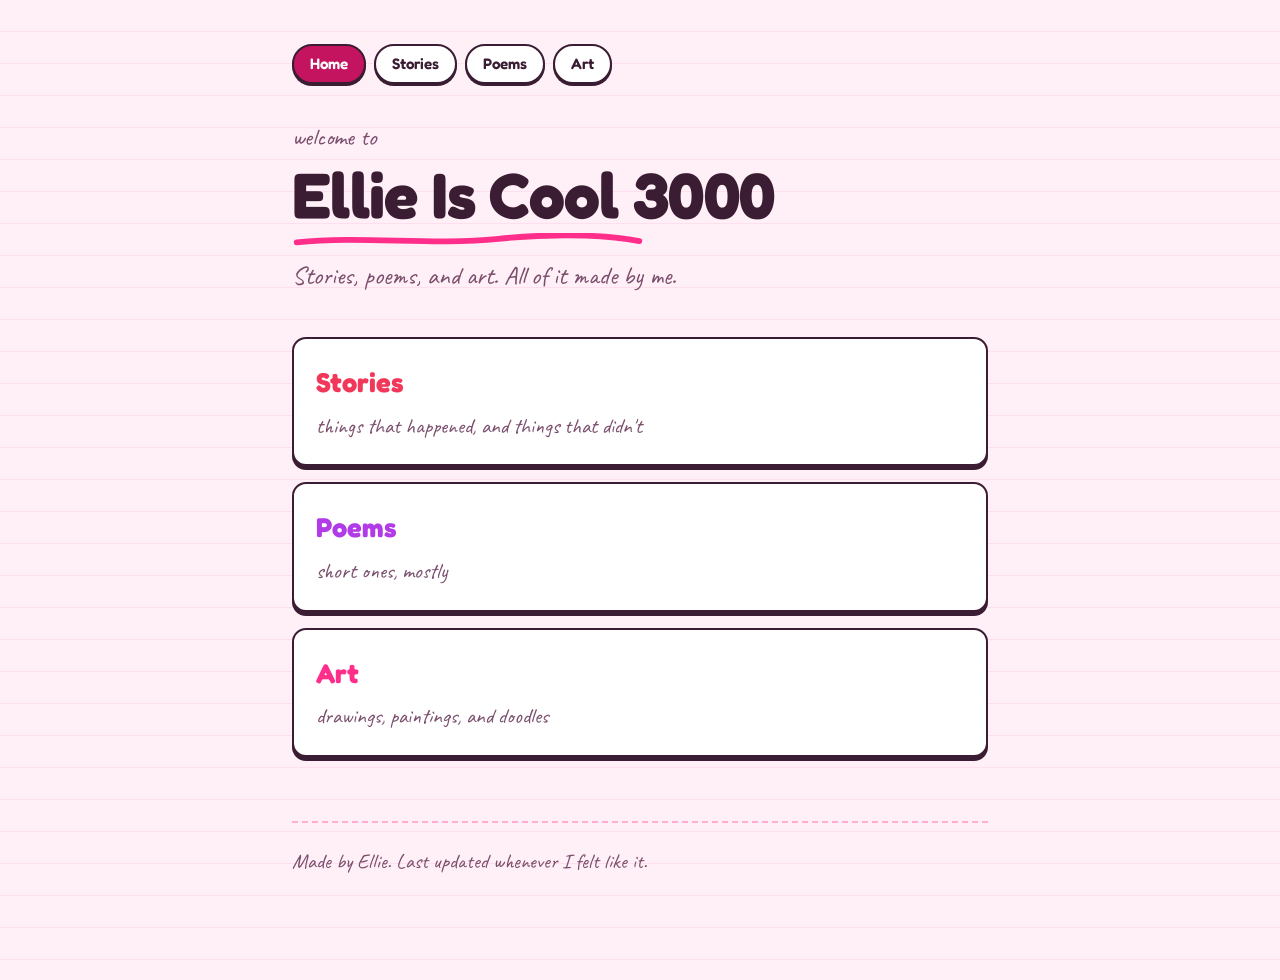
<file: index.html>
<!DOCTYPE html>
<html lang="en">
<head>
<meta charset="utf-8">
<meta name="viewport" content="width=device-width, initial-scale=1">

<title>Ellie Is Cool 3000</title>

<link rel="preconnect" href="https://fonts.googleapis.com">
<link rel="preconnect" href="https://fonts.gstatic.com" crossorigin>
<link href="https://fonts.googleapis.com/css2?family=Caveat:wght@600&family=Fredoka:wght@500;600;700&family=Lexend:wght@400;500&display=swap" rel="stylesheet">
<link rel="icon" href="favicon.svg" type="image/svg+xml">
<link rel="stylesheet" href="style.css">
</head>

<body class="page-home">
<div class="wrap">

  <nav class="nav">
    <a href="index.html" aria-current="page">Home</a>
    <a href="stories.html">Stories</a>
    <a href="poems.html">Poems</a>
    <a href="art.html">Art</a>
  </nav>

  <header>
    <p class="eyebrow">welcome to</p>
    <h1>Ellie Is Cool 3000</h1>
    <svg class="scribble" viewBox="0 0 300 12" preserveAspectRatio="none" aria-hidden="true">
      <path d="M4 8 C 60 2, 118 11, 176 5 S 276 3, 296 7" fill="none"
            stroke="currentColor" stroke-width="5" stroke-linecap="round"/>
    </svg>
    <p class="hand">Stories, poems, and art. All of it made by me.</p>
  </header>

  <div class="tiles">
    <a class="tile tile-stories" href="stories.html">
      <h2>Stories</h2>
      <p>things that happened, and things that didn't</p>
    </a>
    <a class="tile tile-poems" href="poems.html">
      <h2>Poems</h2>
      <p>short ones, mostly</p>
    </a>
    <a class="tile tile-art" href="art.html">
      <h2>Art</h2>
      <p>drawings, paintings, and doodles</p>
    </a>
  </div>

  <p class="footer">Made by Ellie. Last updated whenever I felt like it.</p>

</div>
</body>
</html>
</file>
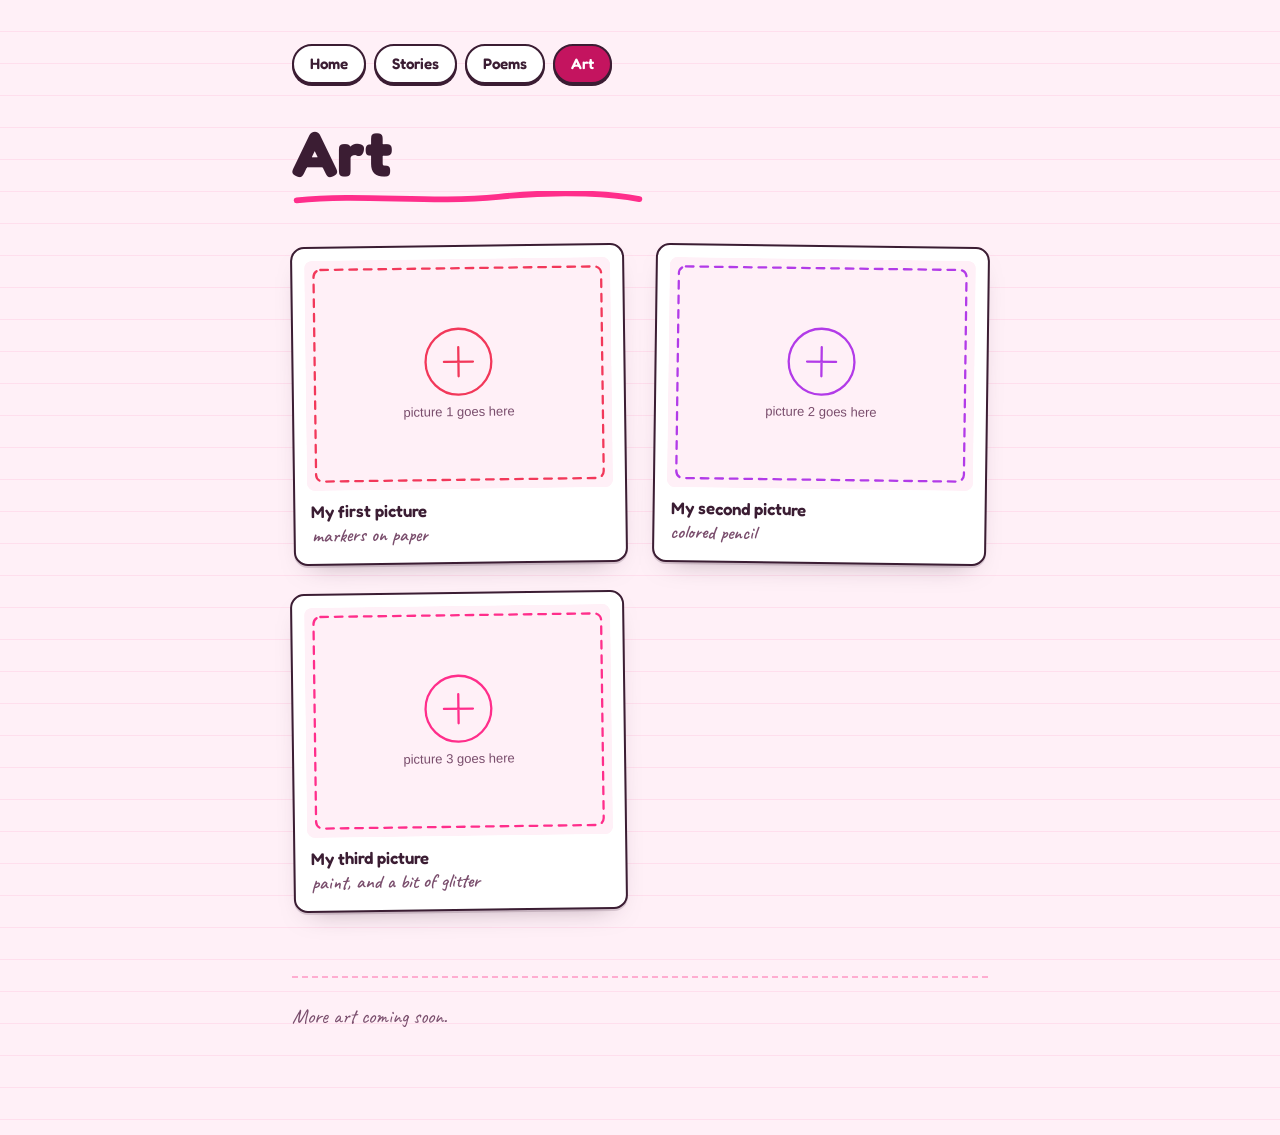
<file: art.html>
<!DOCTYPE html>
<html lang="en">
<head>
<meta charset="utf-8">
<meta name="viewport" content="width=device-width, initial-scale=1">
<title>Art — Ellie Is Cool 3000</title>

<link rel="preconnect" href="https://fonts.googleapis.com">
<link rel="preconnect" href="https://fonts.gstatic.com" crossorigin>
<link href="https://fonts.googleapis.com/css2?family=Caveat:wght@600&family=Fredoka:wght@500;600;700&family=Lexend:wght@400;500&display=swap" rel="stylesheet">
<link rel="icon" href="favicon.svg" type="image/svg+xml">
<link rel="stylesheet" href="style.css">
</head>

<body class="page-art">
<div class="wrap">

  <nav class="nav">
    <a href="index.html">Home</a>
    <a href="stories.html">Stories</a>
    <a href="poems.html">Poems</a>
    <a href="art.html" aria-current="page">Art</a>
  </nav>

  <header>
    <h1>Art</h1>
    <svg class="scribble" viewBox="0 0 300 12" preserveAspectRatio="none" aria-hidden="true">
      <path d="M4 8 C 60 2, 118 11, 176 5 S 276 3, 296 7" fill="none"
            stroke="currentColor" stroke-width="5" stroke-linecap="round"/>
    </svg>
  </header>


  <!-- ==========================================================
       TO ADD A PICTURE:
       1. Put the picture file in the "images" folder.
       2. Copy one <figure> block below and paste it underneath.
       3. Change dragon.png to your file's name.
       4. Change the title and the little note under it.

       The alt="..." part describes the picture for people who
       can't see it. Say what's actually in the picture.
       ========================================================== -->

  <div class="gallery">

    <figure class="art">
      <img src="images/placeholder-1.svg" alt="Replace this with a description of your picture">
      <figcaption>
        My first picture
        <span>markers on paper</span>
      </figcaption>
    </figure>

    <figure class="art">
      <img src="images/placeholder-2.svg" alt="Replace this with a description of your picture">
      <figcaption>
        My second picture
        <span>colored pencil</span>
      </figcaption>
    </figure>

    <figure class="art">
      <img src="images/placeholder-3.svg" alt="Replace this with a description of your picture">
      <figcaption>
        My third picture
        <span>paint, and a bit of glitter</span>
      </figcaption>
    </figure>

  </div>

  <p class="footer">More art coming soon.</p>

</div>
</body>
</html>
</file>
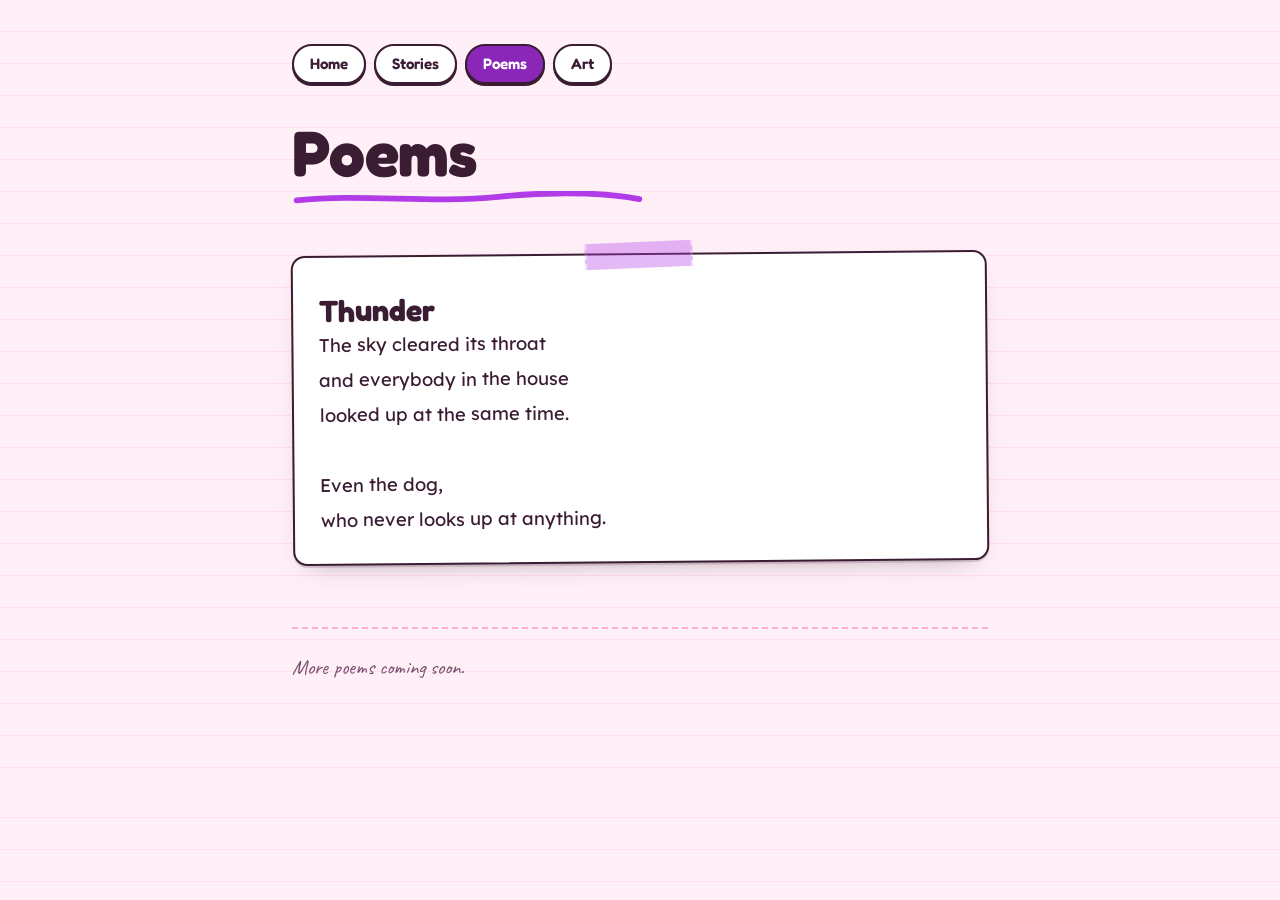
<file: poems.html>
<!DOCTYPE html>
<html lang="en">
<head>
<meta charset="utf-8">
<meta name="viewport" content="width=device-width, initial-scale=1">
<title>Poems — Ellie Is Cool 3000</title>

<link rel="preconnect" href="https://fonts.googleapis.com">
<link rel="preconnect" href="https://fonts.gstatic.com" crossorigin>
<link href="https://fonts.googleapis.com/css2?family=Caveat:wght@600&family=Fredoka:wght@500;600;700&family=Lexend:wght@400;500&display=swap" rel="stylesheet">
<link rel="icon" href="favicon.svg" type="image/svg+xml">
<link rel="stylesheet" href="style.css">
</head>

<body class="page-poems">
<div class="wrap">

  <nav class="nav">
    <a href="index.html">Home</a>
    <a href="stories.html">Stories</a>
    <a href="poems.html" aria-current="page">Poems</a>
    <a href="art.html">Art</a>
  </nav>

  <header>
    <h1>Poems</h1>
    <svg class="scribble" viewBox="0 0 300 12" preserveAspectRatio="none" aria-hidden="true">
      <path d="M4 8 C 60 2, 118 11, 176 5 S 276 3, 296 7" fill="none"
            stroke="currentColor" stroke-width="5" stroke-linecap="round"/>
    </svg>
  </header>


  <!-- ==========================================================
       TO ADD A POEM:
       Copy everything between the two lines of ===== below,
       paste it right underneath, and change the words.

       Start typing straight after the > and stop right before
       the closing p tag. Then just press Enter for a new line,
       like normal. The lines come out exactly as you type them.
       ========================================================== -->

  <article class="card">
    <h2>Thunder</h2>
    <p class="poem-text">The sky cleared its throat
and everybody in the house
looked up at the same time.

Even the dog,
who never looks up at anything.</p>
  </article>

  <!-- ==========================================================
       (this is a leftover example — delete it once she has
        poems of her own in here)
       ========================================================== -->


  <p class="footer">More poems coming soon.</p>

</div>
</body>
</html>
</file>
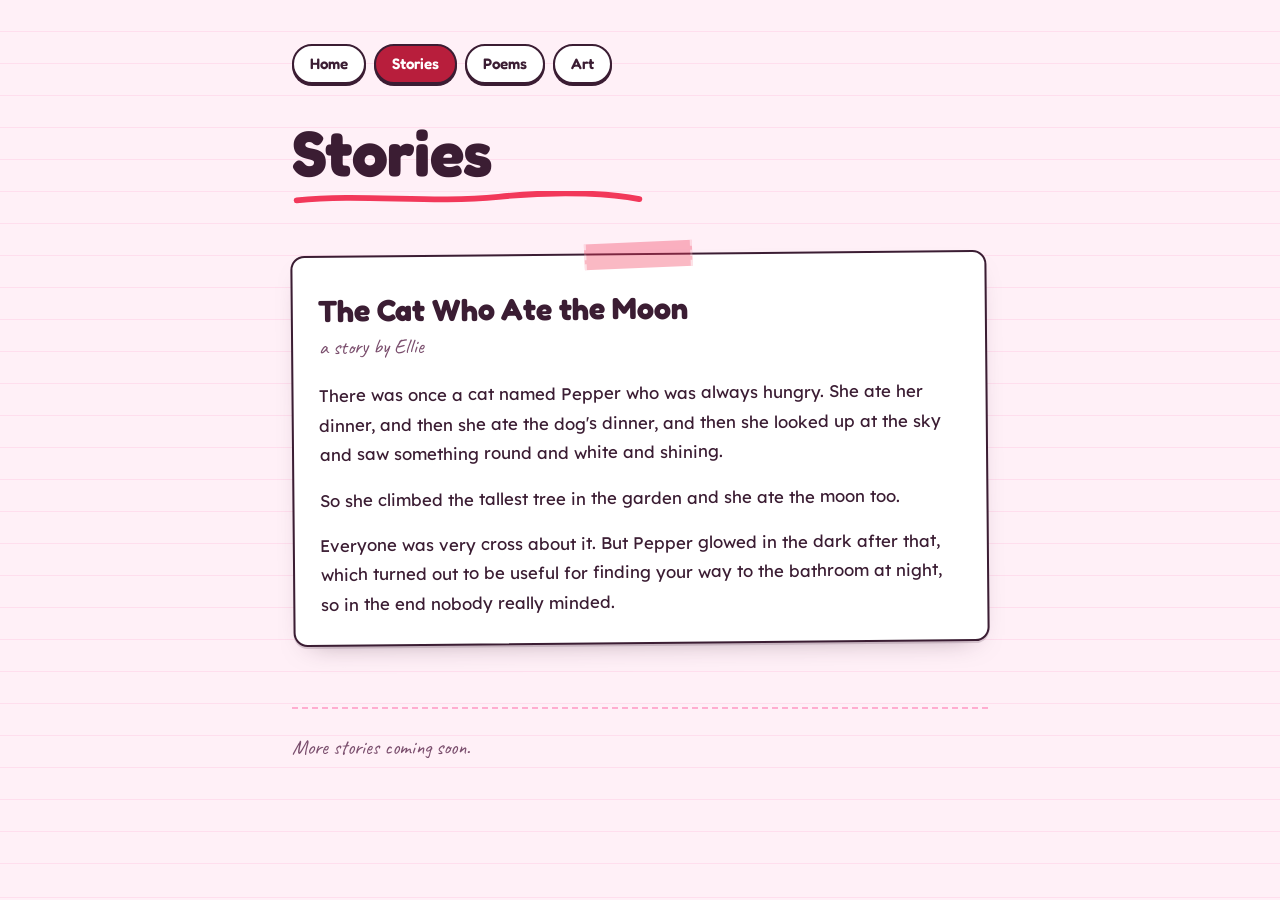
<file: stories.html>
<!DOCTYPE html>
<html lang="en">
<head>
<meta charset="utf-8">
<meta name="viewport" content="width=device-width, initial-scale=1">
<title>Stories — Ellie Is Cool 3000</title>

<link rel="preconnect" href="https://fonts.googleapis.com">
<link rel="preconnect" href="https://fonts.gstatic.com" crossorigin>
<link href="https://fonts.googleapis.com/css2?family=Caveat:wght@600&family=Fredoka:wght@500;600;700&family=Lexend:wght@400;500&display=swap" rel="stylesheet">
<link rel="icon" href="favicon.svg" type="image/svg+xml">
<link rel="stylesheet" href="style.css">
</head>

<body class="page-stories">
<div class="wrap">

  <nav class="nav">
    <a href="index.html">Home</a>
    <a href="stories.html" aria-current="page">Stories</a>
    <a href="poems.html">Poems</a>
    <a href="art.html">Art</a>
  </nav>

  <header>
    <h1>Stories</h1>
    <svg class="scribble" viewBox="0 0 300 12" preserveAspectRatio="none" aria-hidden="true">
      <path d="M4 8 C 60 2, 118 11, 176 5 S 276 3, 296 7" fill="none"
            stroke="currentColor" stroke-width="5" stroke-linecap="round"/>
    </svg>
  </header>


  <!-- ==========================================================
       TO ADD A STORY:
       Copy everything between the two lines of ===== below,
       paste it right underneath, and change the words.
       Every paragraph needs its own <p> at the start
       and </p> at the end.
       ========================================================== -->

  <article class="card">
    <h2>The Cat Who Ate the Moon</h2>
    <p class="byline">a story by Ellie</p>

    <p>There was once a cat named Pepper who was always hungry. She ate her dinner, and then she ate the dog's dinner, and then she looked up at the sky and saw something round and white and shining.</p>

    <p>So she climbed the tallest tree in the garden and she ate the moon too.</p>

    <p>Everyone was very cross about it. But Pepper glowed in the dark after that, which turned out to be useful for finding your way to the bathroom at night, so in the end nobody really minded.</p>
  </article>

  <!-- ==========================================================
       (this is a leftover example — delete it once she has
        stories of her own in here)
       ========================================================== -->


  <p class="footer">More stories coming soon.</p>

</div>
</body>
</html>
</file>
<file: style.css>
/* =====================================================================
   Ellie Is Cool 3000 — all the colors and styles live in this one file.

   Want to change the colors? Change them right here at the top.
   Everything on every page will change with them.
   ===================================================================== */

:root {
  --ink:       #3B1D33;   /* main text color   */
  --ink-soft:  #7A4E6D;   /* quieter text      */
  --paper:     #FFF0F7;   /* page background   */
  --card:      #FFFFFF;   /* card background   */

  --punch:      #FF2E8B;  /* hot pink — home and art */
  --watermelon: #F2385A;  /* stories */
  --orchid:     #B23BE8;  /* poems   */
  --candy:      #FF9AD0;
  --sun:        #FFC93C;

  --accent: var(--punch);
  --accent-deep: #C4145F;   /* darker version, for white text on top */

  --radius: 14px;
  --shadow: 0 2px 0 rgba(59, 29, 51, .16), 0 12px 28px -18px rgba(59, 29, 51, .5);
}

/* Each page sets its own accent color with a class on <body> */
body.page-stories { --accent: var(--watermelon); --accent-deep: #B81E3C; }
body.page-poems   { --accent: var(--orchid);     --accent-deep: #8A26B8; }
body.page-art     { --accent: var(--punch);      --accent-deep: #C4145F; }

/* ---------- basics ---------- */

* { box-sizing: border-box; }

body {
  margin: 0;
  background-color: var(--paper);
  /* faint notebook ruling */
  background-image: repeating-linear-gradient(
    to bottom,
    transparent 0 31px,
    rgba(255, 46, 139, .09) 31px 32px
  );
  color: var(--ink);
  font-family: "Lexend", system-ui, sans-serif;
  font-size: 1.05rem;
  line-height: 1.75;
  -webkit-text-size-adjust: 100%;
}

.wrap {
  max-width: 46rem;
  margin: 0 auto;
  padding: 1.5rem 1.25rem 5rem;
}

a { color: var(--accent); }

:focus-visible {
  outline: 3px solid var(--accent);
  outline-offset: 3px;
  border-radius: 4px;
}

/* ---------- top navigation ---------- */

.nav {
  display: flex;
  flex-wrap: wrap;
  gap: .5rem;
  padding: 1.25rem 0 2rem;
}

.nav a {
  font-family: "Fredoka", system-ui, sans-serif;
  font-weight: 600;
  font-size: .95rem;
  text-decoration: none;
  color: var(--ink);
  background: var(--card);
  border: 2px solid var(--ink);
  border-radius: 999px;
  padding: .3rem 1rem;
  box-shadow: 0 2px 0 var(--ink);
}

.nav a:hover { transform: translateY(-2px); }

.nav a[aria-current="page"] {
  background: var(--accent-deep);
  border-color: var(--ink);
  color: #fff;
}

/* ---------- headings ---------- */

.eyebrow {
  font-family: "Caveat", cursive;
  font-size: 1.5rem;
  color: var(--ink-soft);
  margin: 0;
}

h1 {
  font-family: "Fredoka", system-ui, sans-serif;
  font-weight: 700;
  font-size: clamp(2.4rem, 9vw, 4rem);
  line-height: 1.05;
  margin: .2rem 0 0;
  letter-spacing: -.01em;
}

.scribble {
  display: block;
  width: min(100%, 22rem);
  height: 14px;
  color: var(--accent);
  margin-top: .25rem;
}

.hand {
  font-family: "Caveat", cursive;
  font-size: 1.6rem;
  line-height: 1.35;
  color: var(--ink-soft);
  margin: .75rem 0 0;
}

/* ---------- the big tiles on the home page ---------- */

.tiles {
  display: grid;
  gap: 1rem;
  margin-top: 2.75rem;
}

.tile {
  display: block;
  text-decoration: none;
  color: var(--ink);
  background: var(--card);
  border: 2px solid var(--ink);
  border-radius: var(--radius);
  box-shadow: 0 4px 0 var(--ink);
  padding: 1.25rem 1.4rem;
  transition: transform .12s ease;
}

.tile:hover { transform: translateY(-3px); }

.tile h2 {
  font-family: "Fredoka", system-ui, sans-serif;
  font-size: 1.7rem;
  margin: 0;
  color: var(--tile-color, var(--accent));
}

.tile p {
  font-family: "Caveat", cursive;
  font-size: 1.35rem;
  color: var(--ink-soft);
  margin: 0;
}

.tile-stories { --tile-color: var(--watermelon); }
.tile-poems   { --tile-color: var(--orchid); }
.tile-art     { --tile-color: var(--punch); }

/* ---------- cards: one story or one poem ---------- */

.card {
  position: relative;
  background: var(--card);
  border: 2px solid var(--ink);
  border-radius: var(--radius);
  box-shadow: var(--shadow);
  padding: 2.25rem 1.6rem 1.6rem;
  margin: 3rem 0;
}

/* the piece of tape at the top of every card */
.card::before {
  content: "";
  position: absolute;
  top: -13px;
  left: 50%;
  width: 104px;
  height: 26px;
  transform: translateX(-50%) rotate(-2deg);
  background: var(--accent);
  opacity: .35;
  border-left: 2px dashed rgba(255, 255, 255, .6);
  border-right: 2px dashed rgba(255, 255, 255, .6);
}

.card:nth-of-type(even) { rotate: .5deg; }
.card:nth-of-type(odd)  { rotate: -.5deg; }

.card h2 {
  font-family: "Fredoka", system-ui, sans-serif;
  font-size: 1.9rem;
  line-height: 1.15;
  margin: 0;
}

.byline {
  font-family: "Caveat", cursive;
  font-size: 1.3rem;
  color: var(--ink-soft);
  margin: 0 0 1.25rem;
}

.card p { margin: 0 0 1rem; }
.card p:last-child { margin-bottom: 0; }

/* Poems keep the line breaks exactly as they are typed */
.poem-text {
  white-space: pre-line;
  font-size: 1.15rem;
  line-height: 1.9;
}

/* ---------- art gallery ---------- */

.gallery {
  display: grid;
  grid-template-columns: repeat(auto-fill, minmax(220px, 1fr));
  gap: 1.75rem;
  margin-top: 2.5rem;
}

.art {
  margin: 0;
  background: var(--card);
  border: 2px solid var(--ink);
  border-radius: var(--radius);
  box-shadow: var(--shadow);
  padding: .75rem .75rem 0;
  rotate: -.75deg;
}

.gallery .art:nth-child(even) { rotate: .75deg; }

.art img {
  display: block;
  width: 100%;
  height: auto;
  border-radius: 8px;
  background: var(--paper);
}

.art figcaption {
  font-family: "Fredoka", system-ui, sans-serif;
  font-weight: 600;
  padding: .7rem .25rem 1rem;
  line-height: 1.3;
}

.art figcaption span {
  display: block;
  font-family: "Caveat", cursive;
  font-weight: 600;
  font-size: 1.2rem;
  color: var(--ink-soft);
}

/* ---------- footer ---------- */

.footer {
  margin-top: 4rem;
  padding-top: 1.25rem;
  border-top: 2px dashed rgba(255, 46, 139, .35);
  font-family: "Caveat", cursive;
  font-size: 1.3rem;
  color: var(--ink-soft);
}

/* ---------- be kind to people who get motion sick ---------- */

@media (prefers-reduced-motion: reduce) {
  * { transition: none !important; }
  .tile:hover, .nav a:hover { transform: none; }
}
</file>
